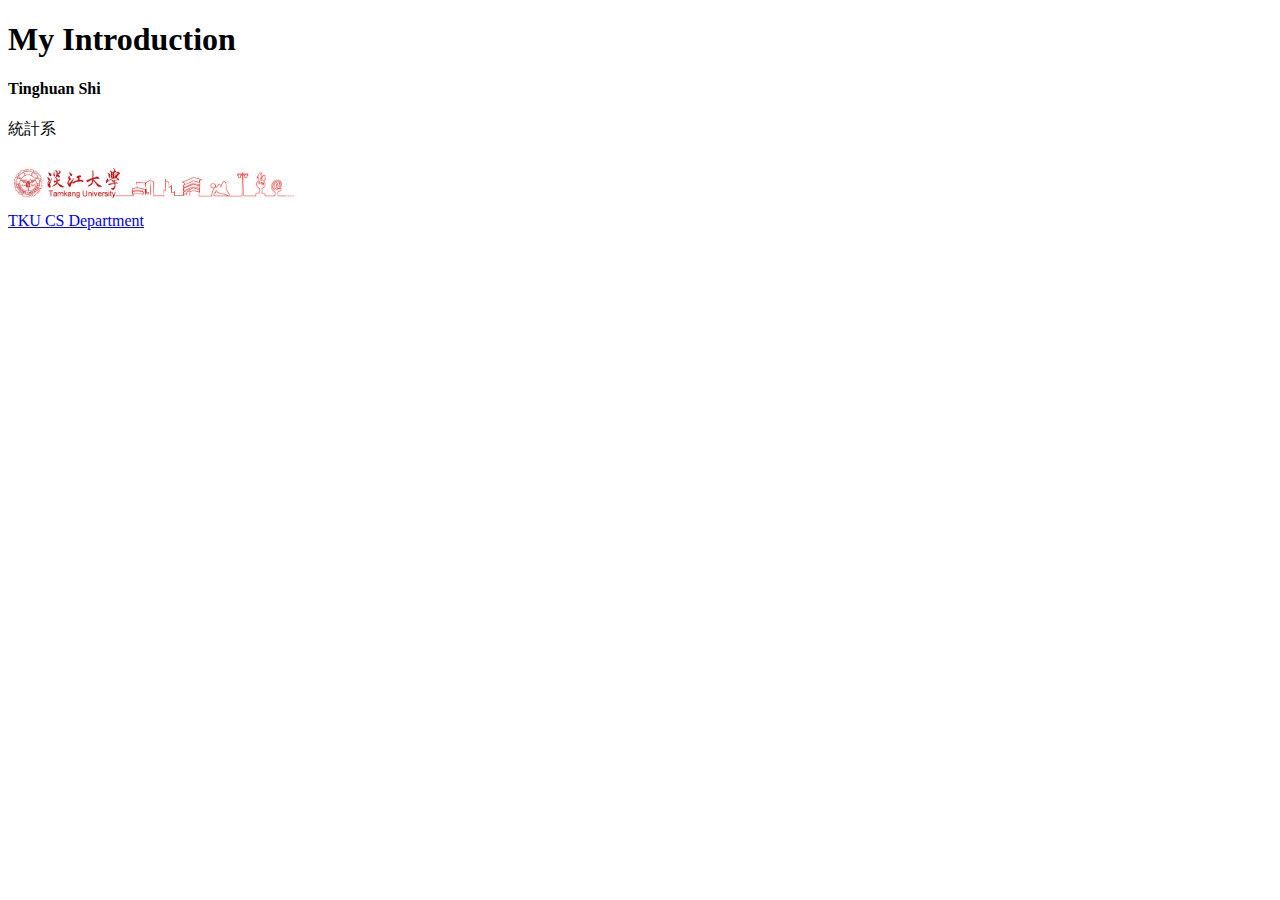
<file: w01/409657094.html>
<!DOCTYPE html>
<html lang="en">
<head>
    <meta charset="UTF-8">
    <meta name="viewport" content="width=device-width, initial-scale=1.0">
    <title>Introduction</title>
</head>
<body>
    <h1>My Introduction</h1>
    <h4>Tinghuan Shi</h4>
    <p>統計系</p>
    <img src="./tku.PNG" style="width: 300px" alt=""><br>
    <a href="http://www.stat.tku.edu.tw/">TKU CS Department</a>
<p></p>
<p></p>
</body>
</html>
</file>
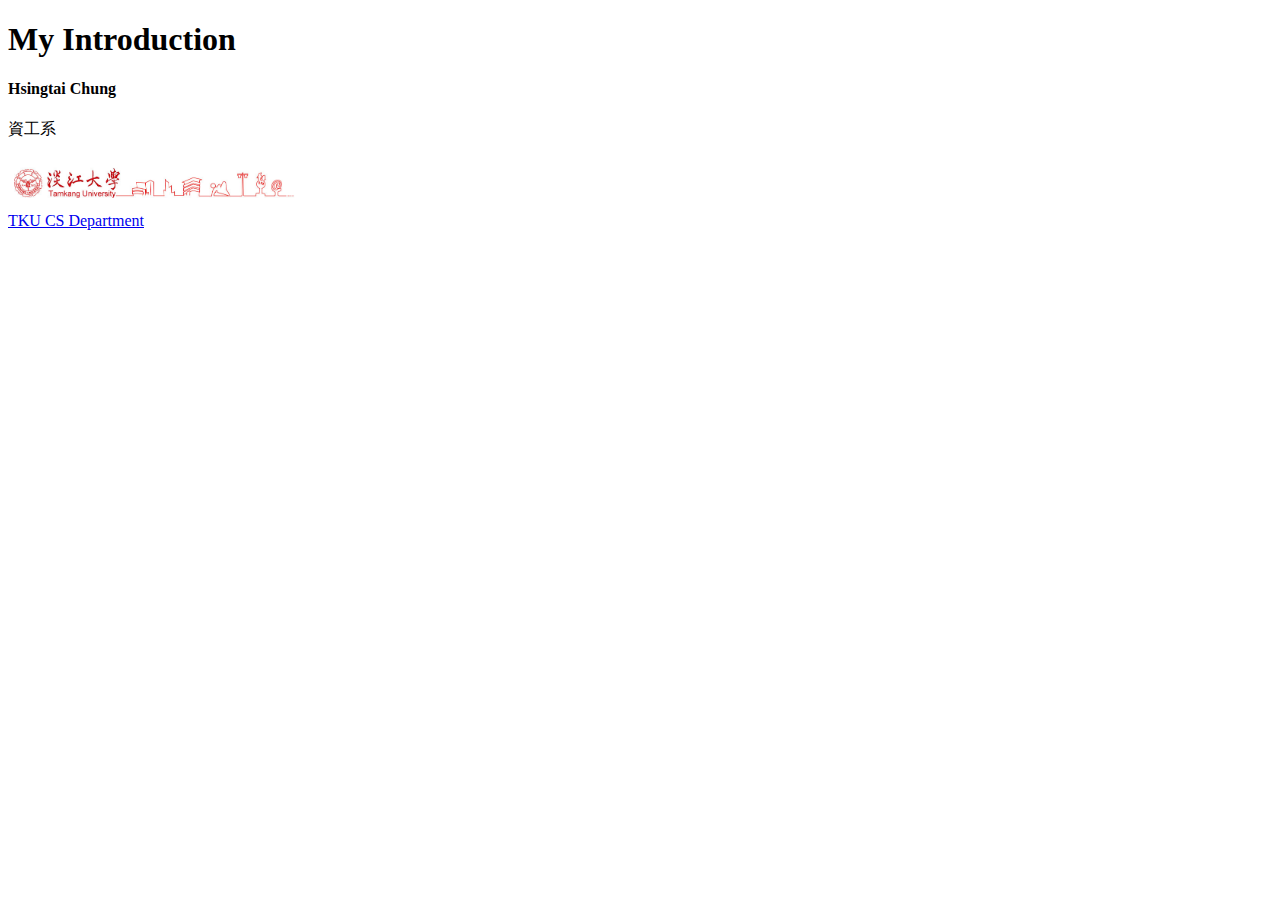
<file: w01/w01-intro-pokemon/intro.html>
<!DOCTYPE html>
<html lang="en">
<head>
    <meta charset="UTF-8">
    <meta name="viewport" content="width=device-width, initial-scale=1.0">
    <title>Introduction</title>
</head>
<body>
    <h1>My Introduction</h1>
    <h4>Hsingtai Chung</h4>
    <p>資工系</p>
    <img src="./tku.PNG" style="width: 300px" alt=""><br>
    <a href="http://www.csie.tku.edu.tw/">TKU CS Department</a>

</body>
</html>
</file>
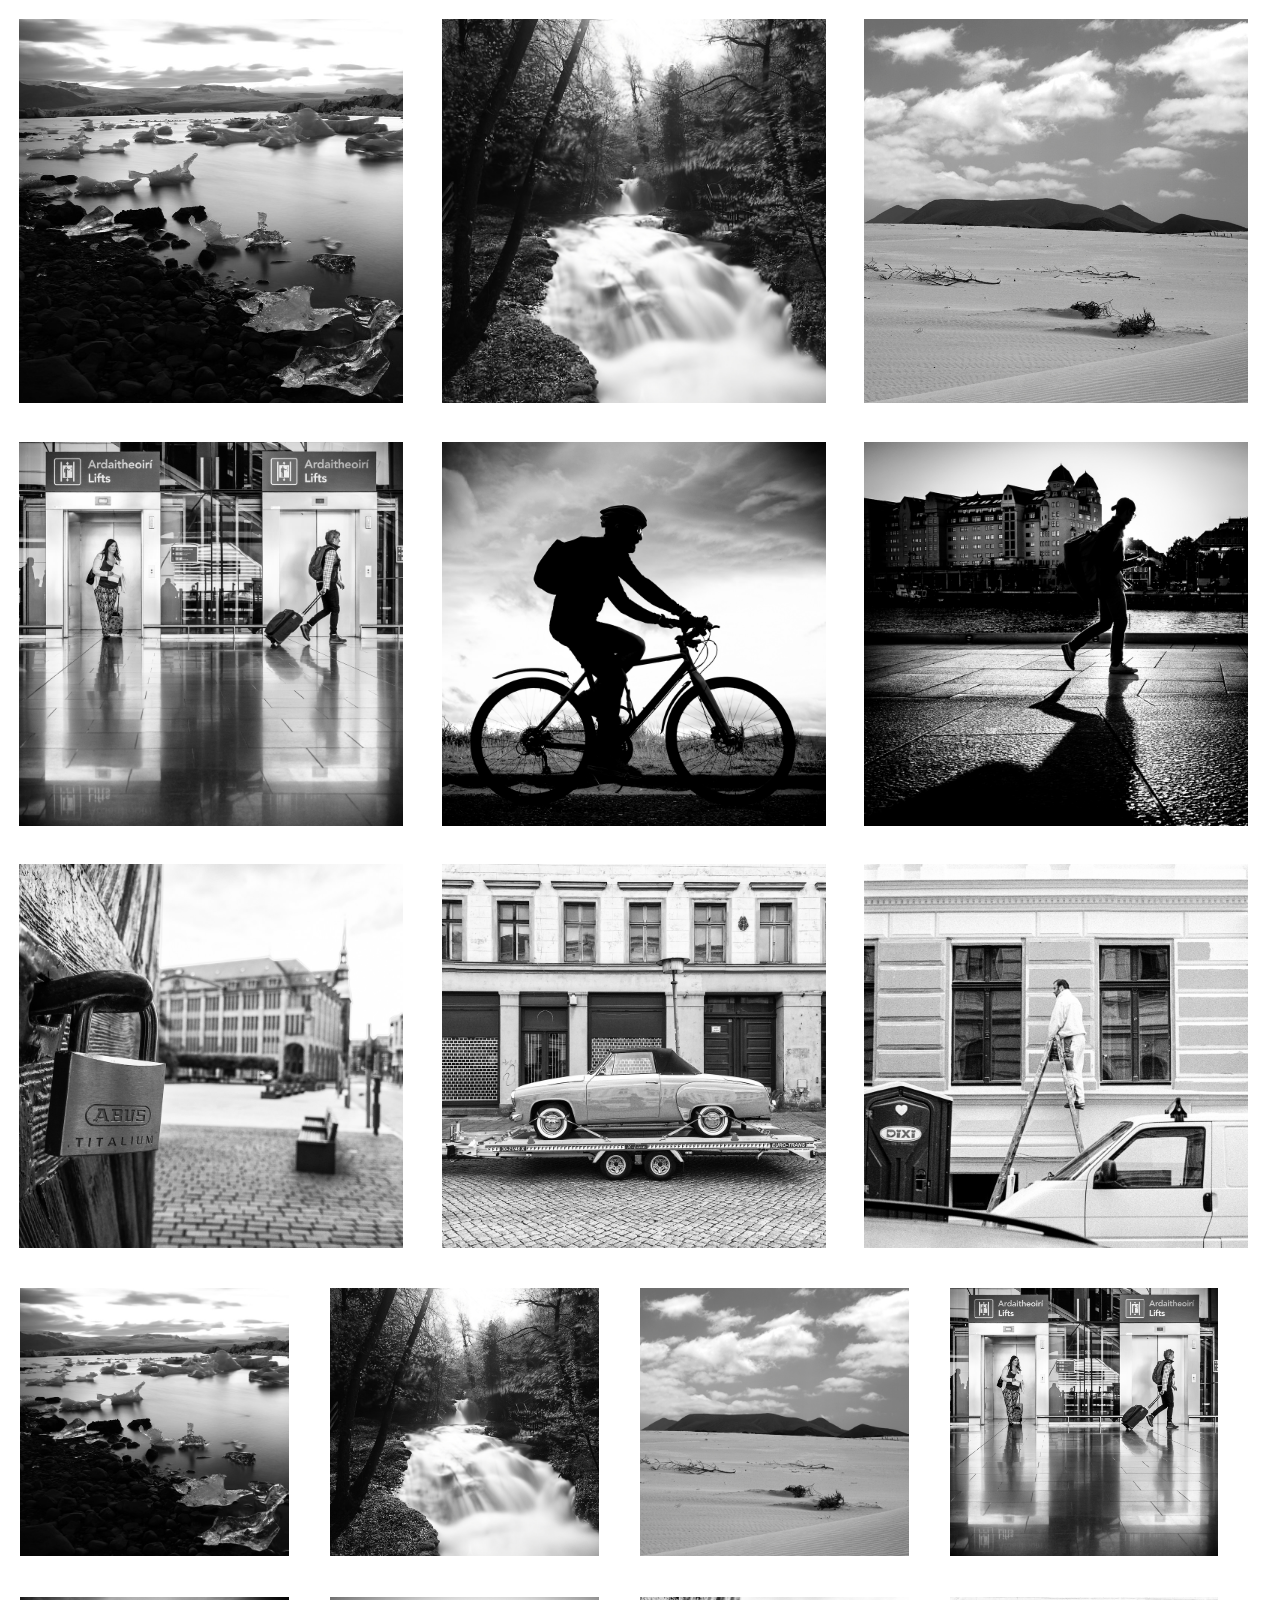
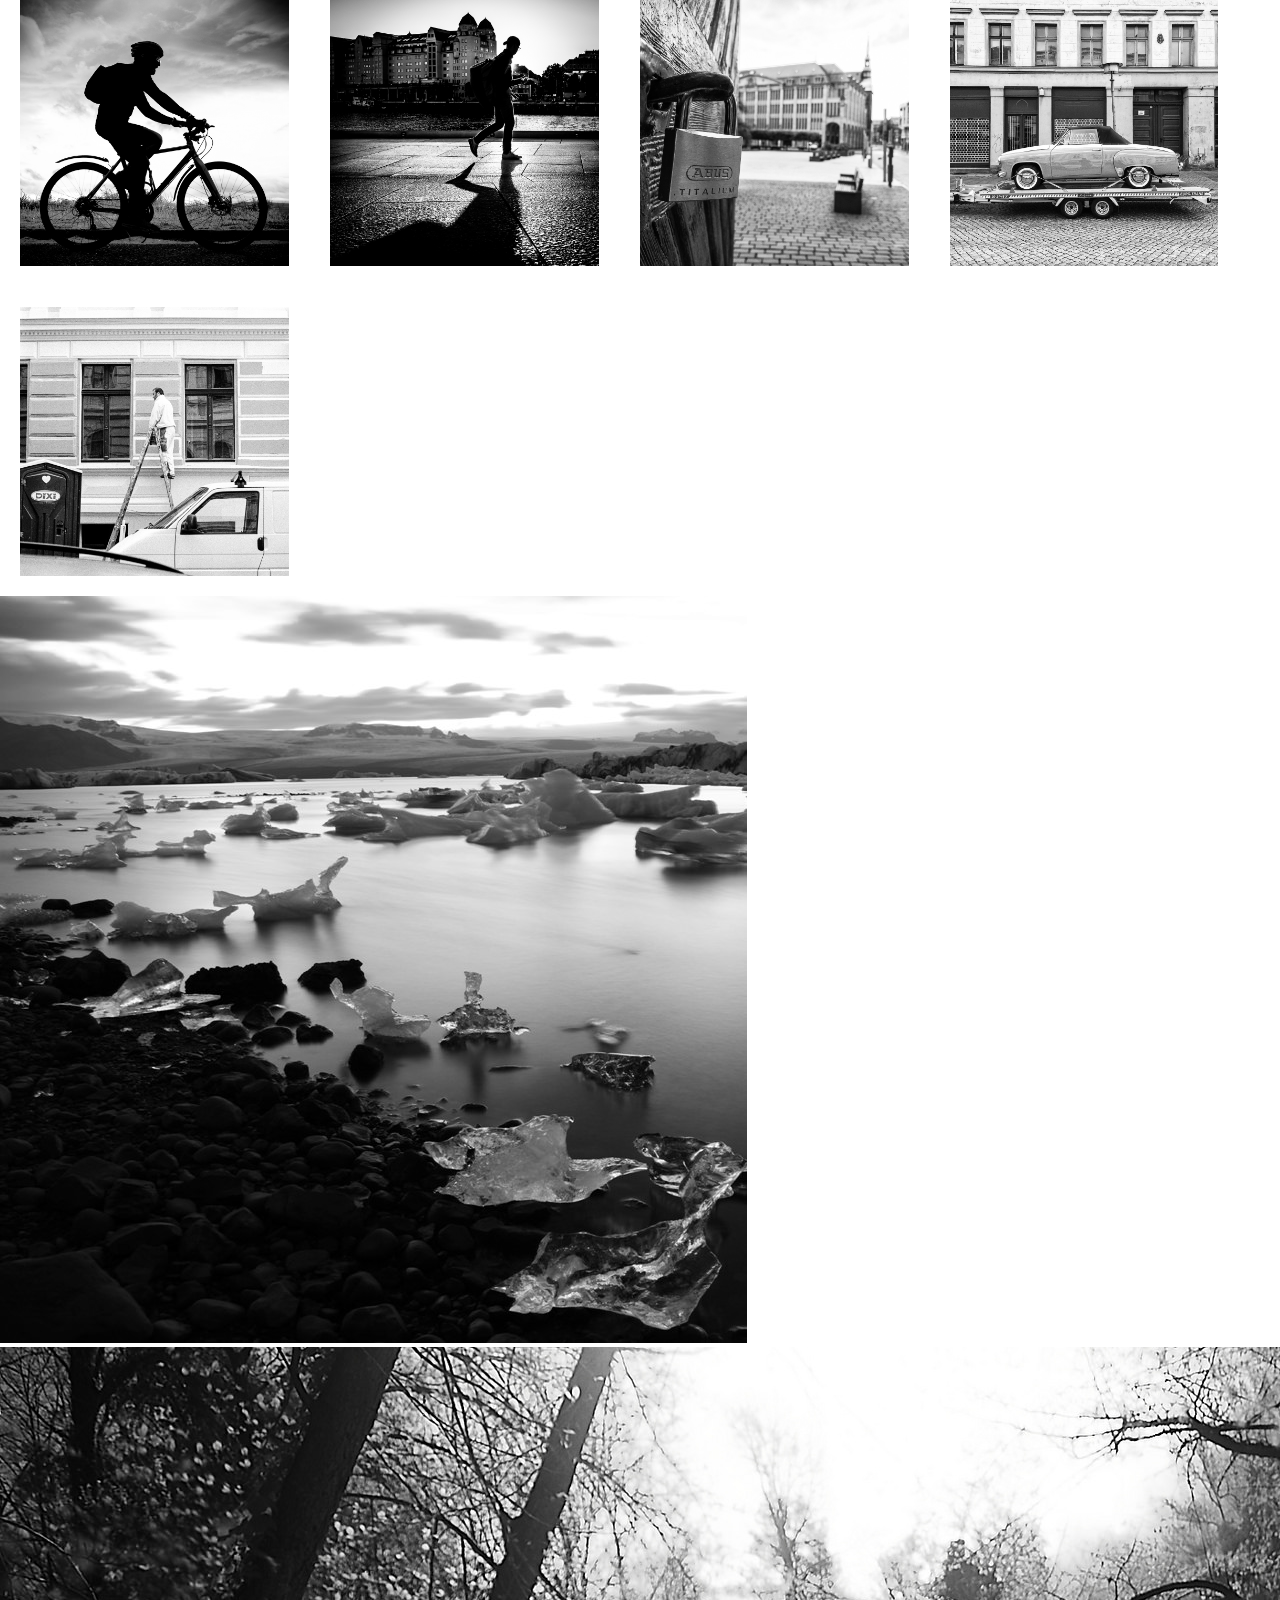
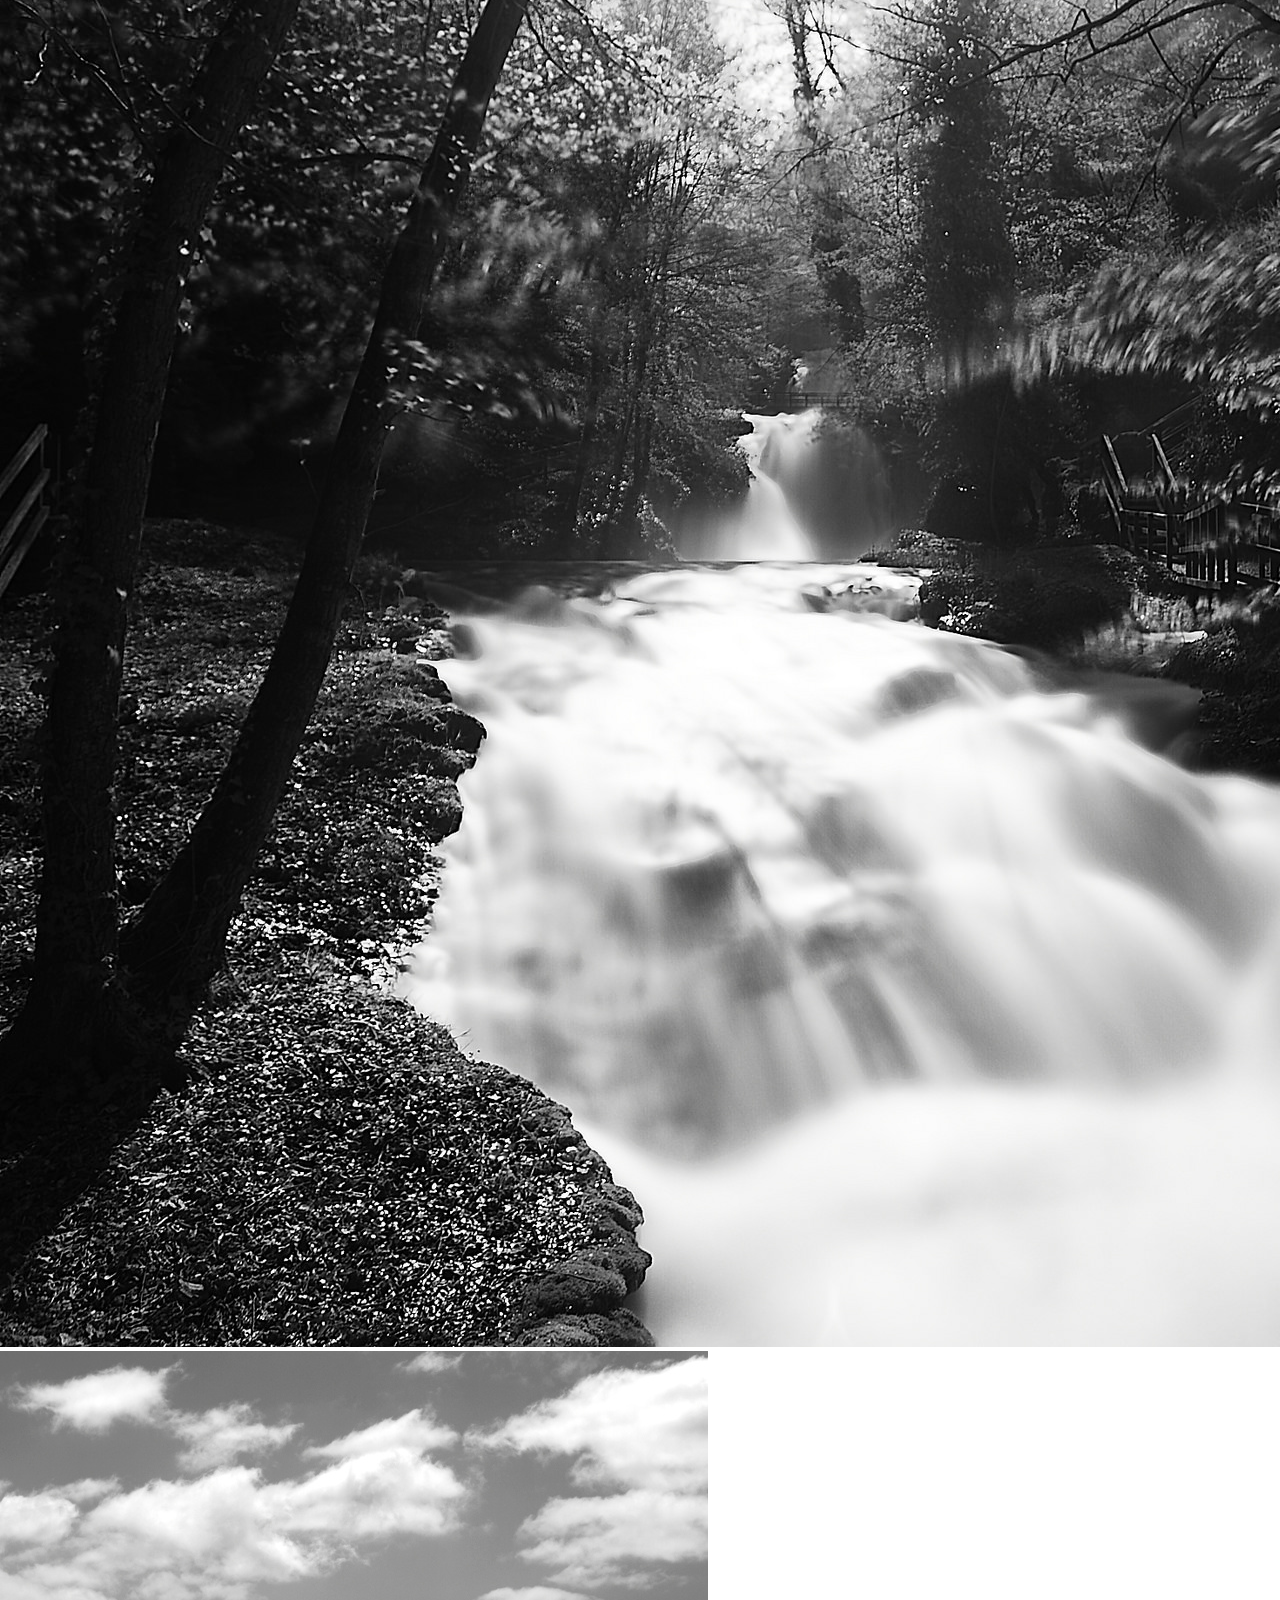
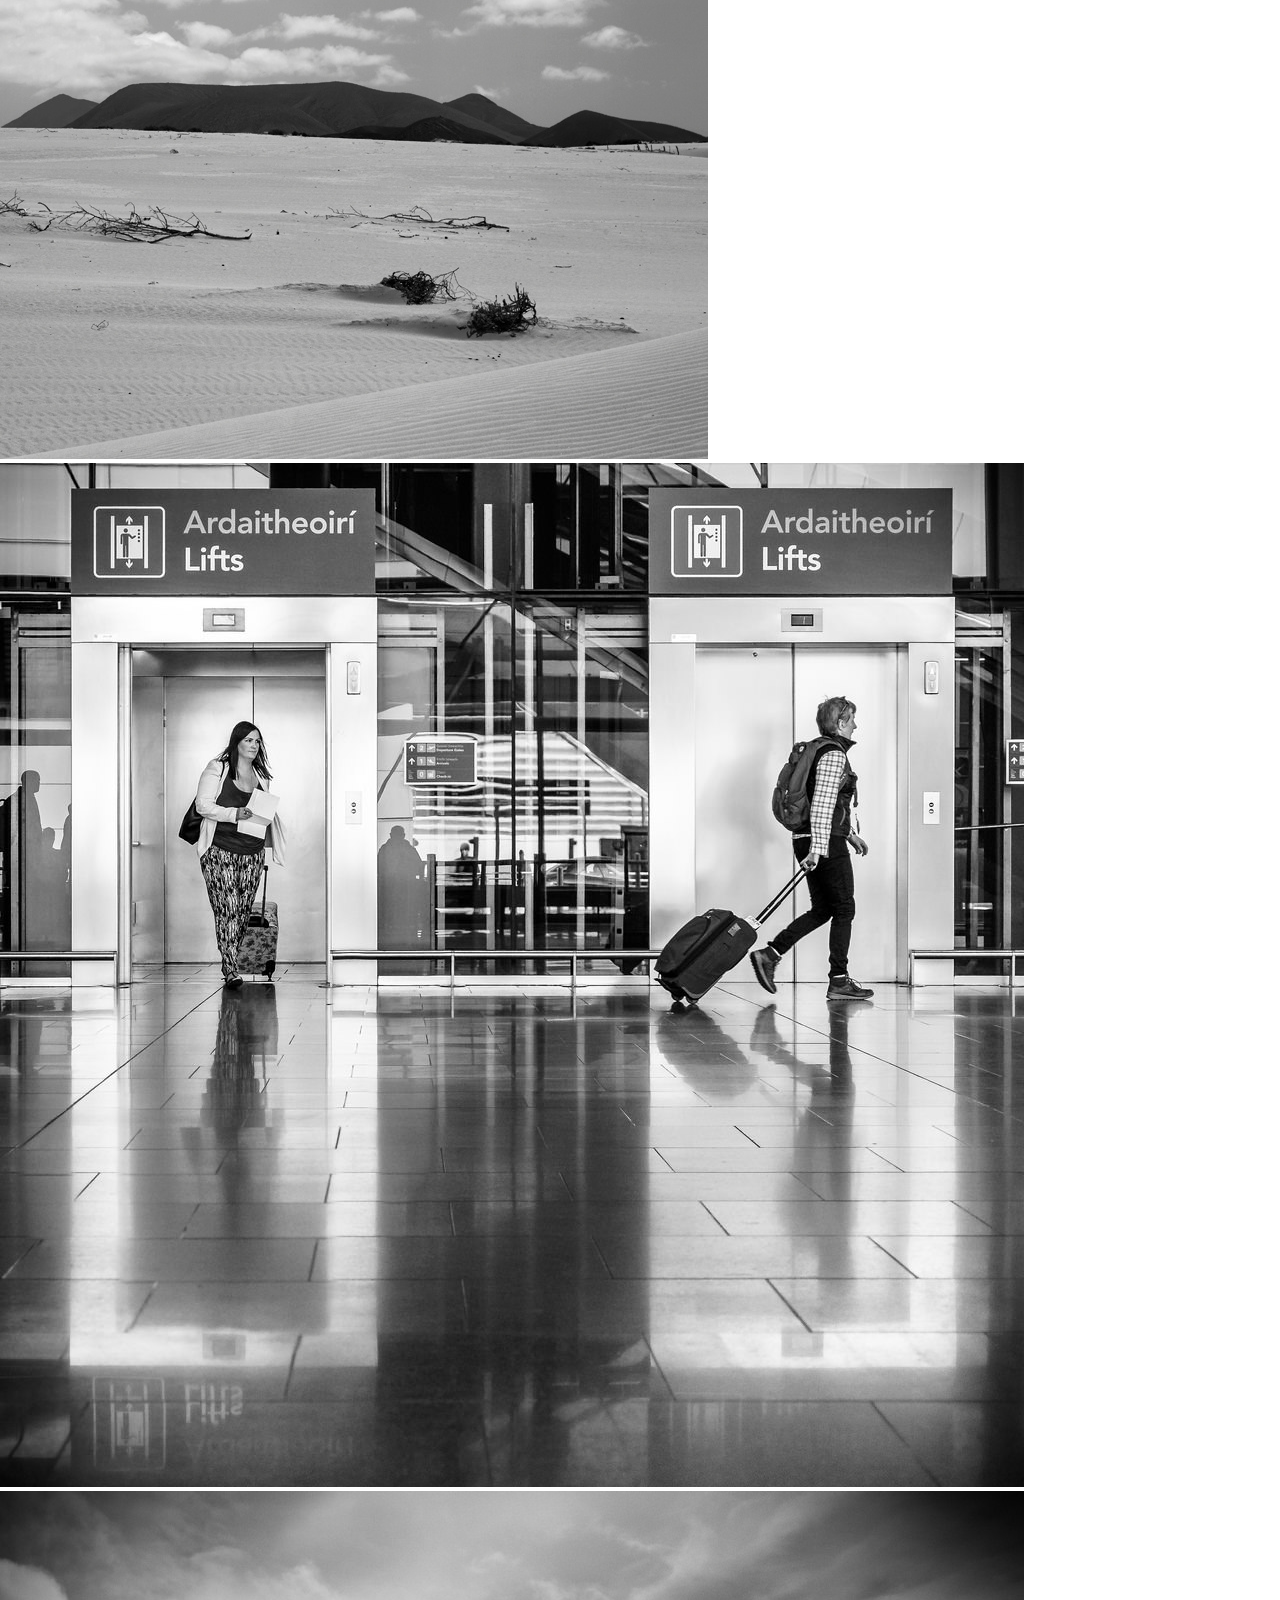
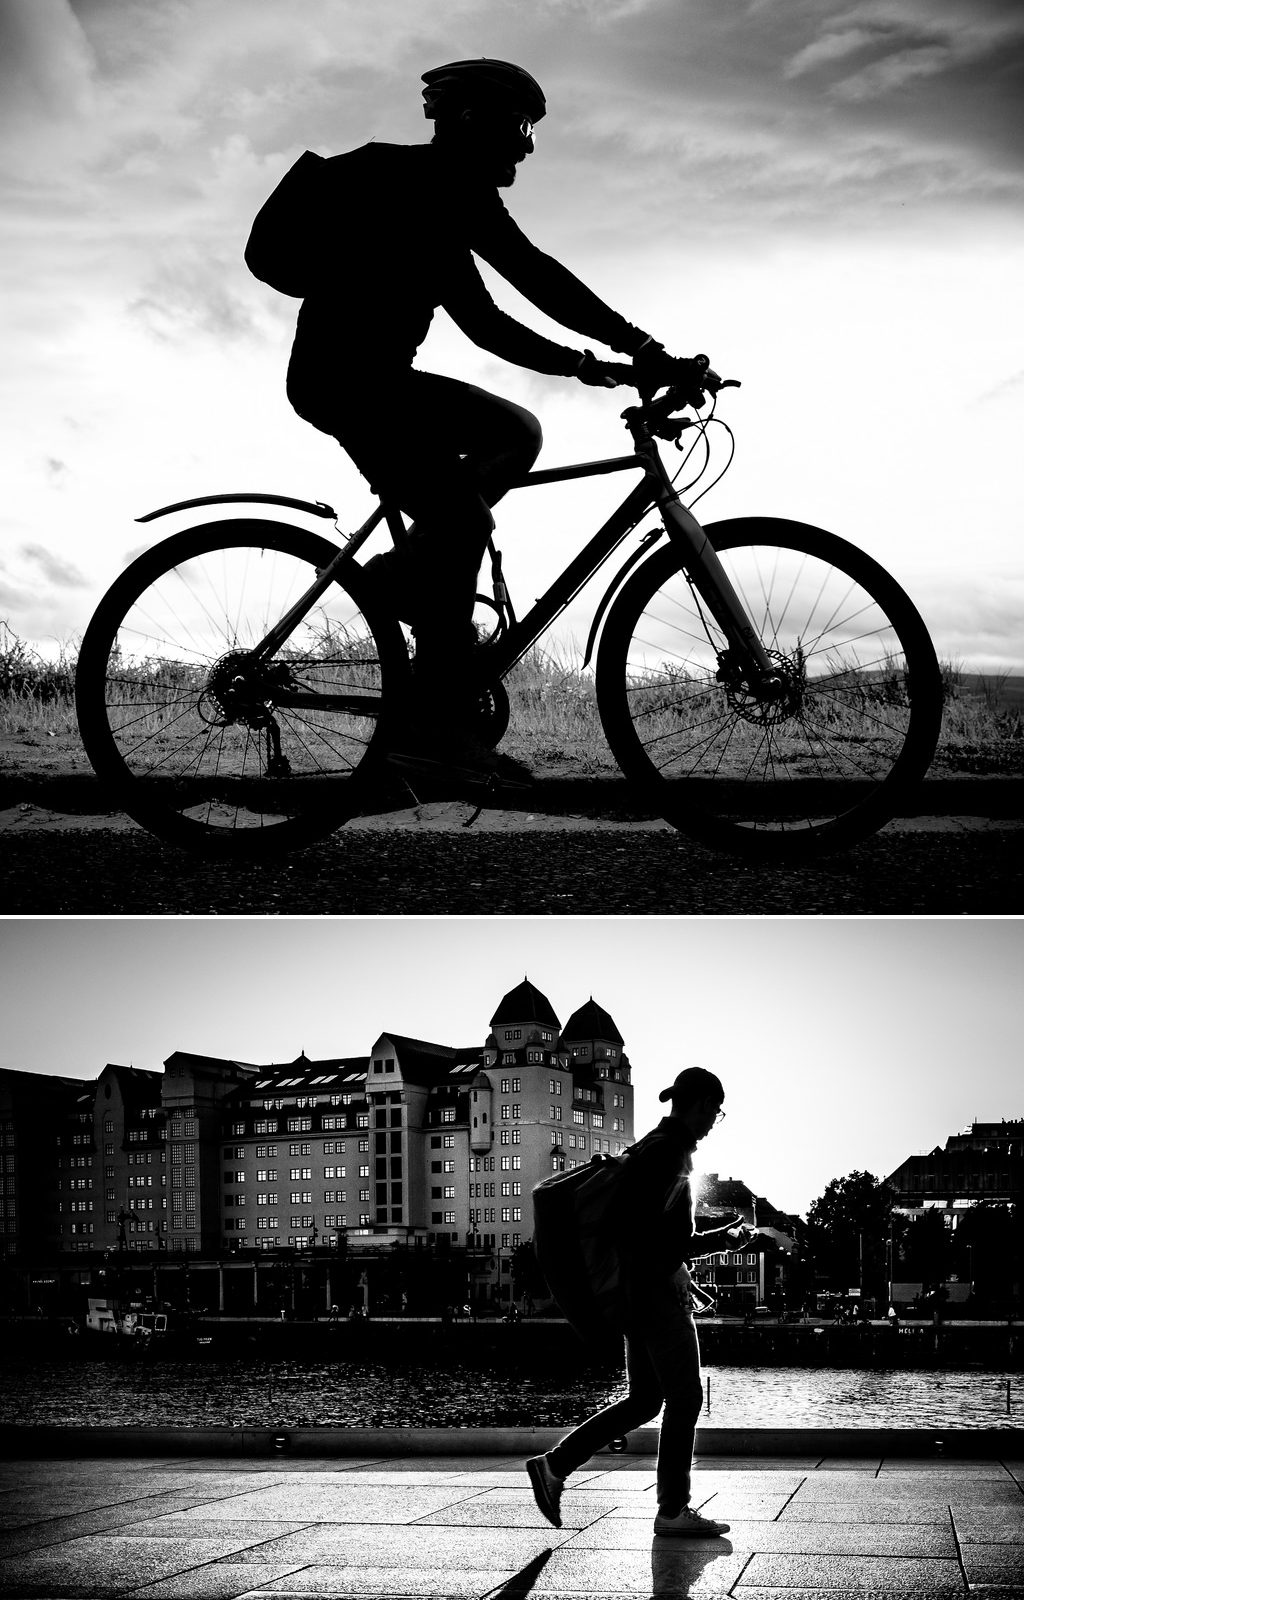
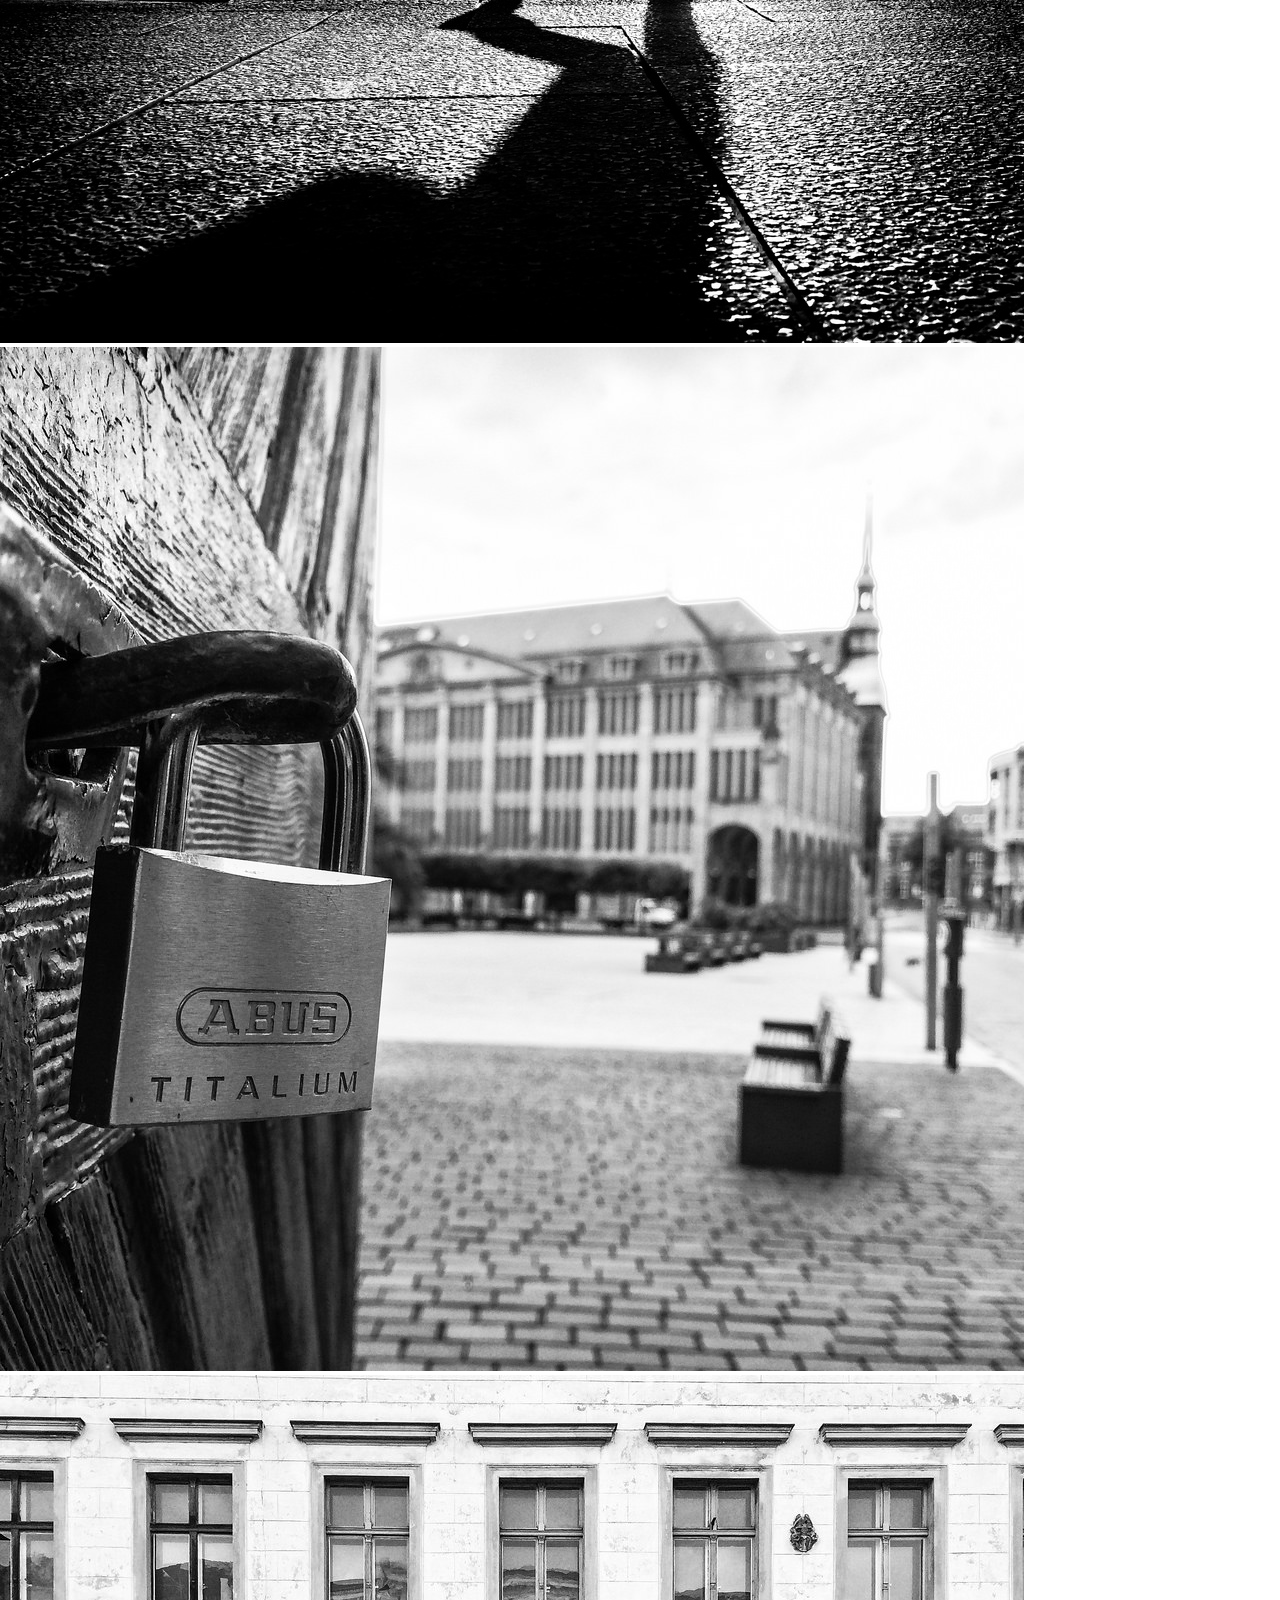
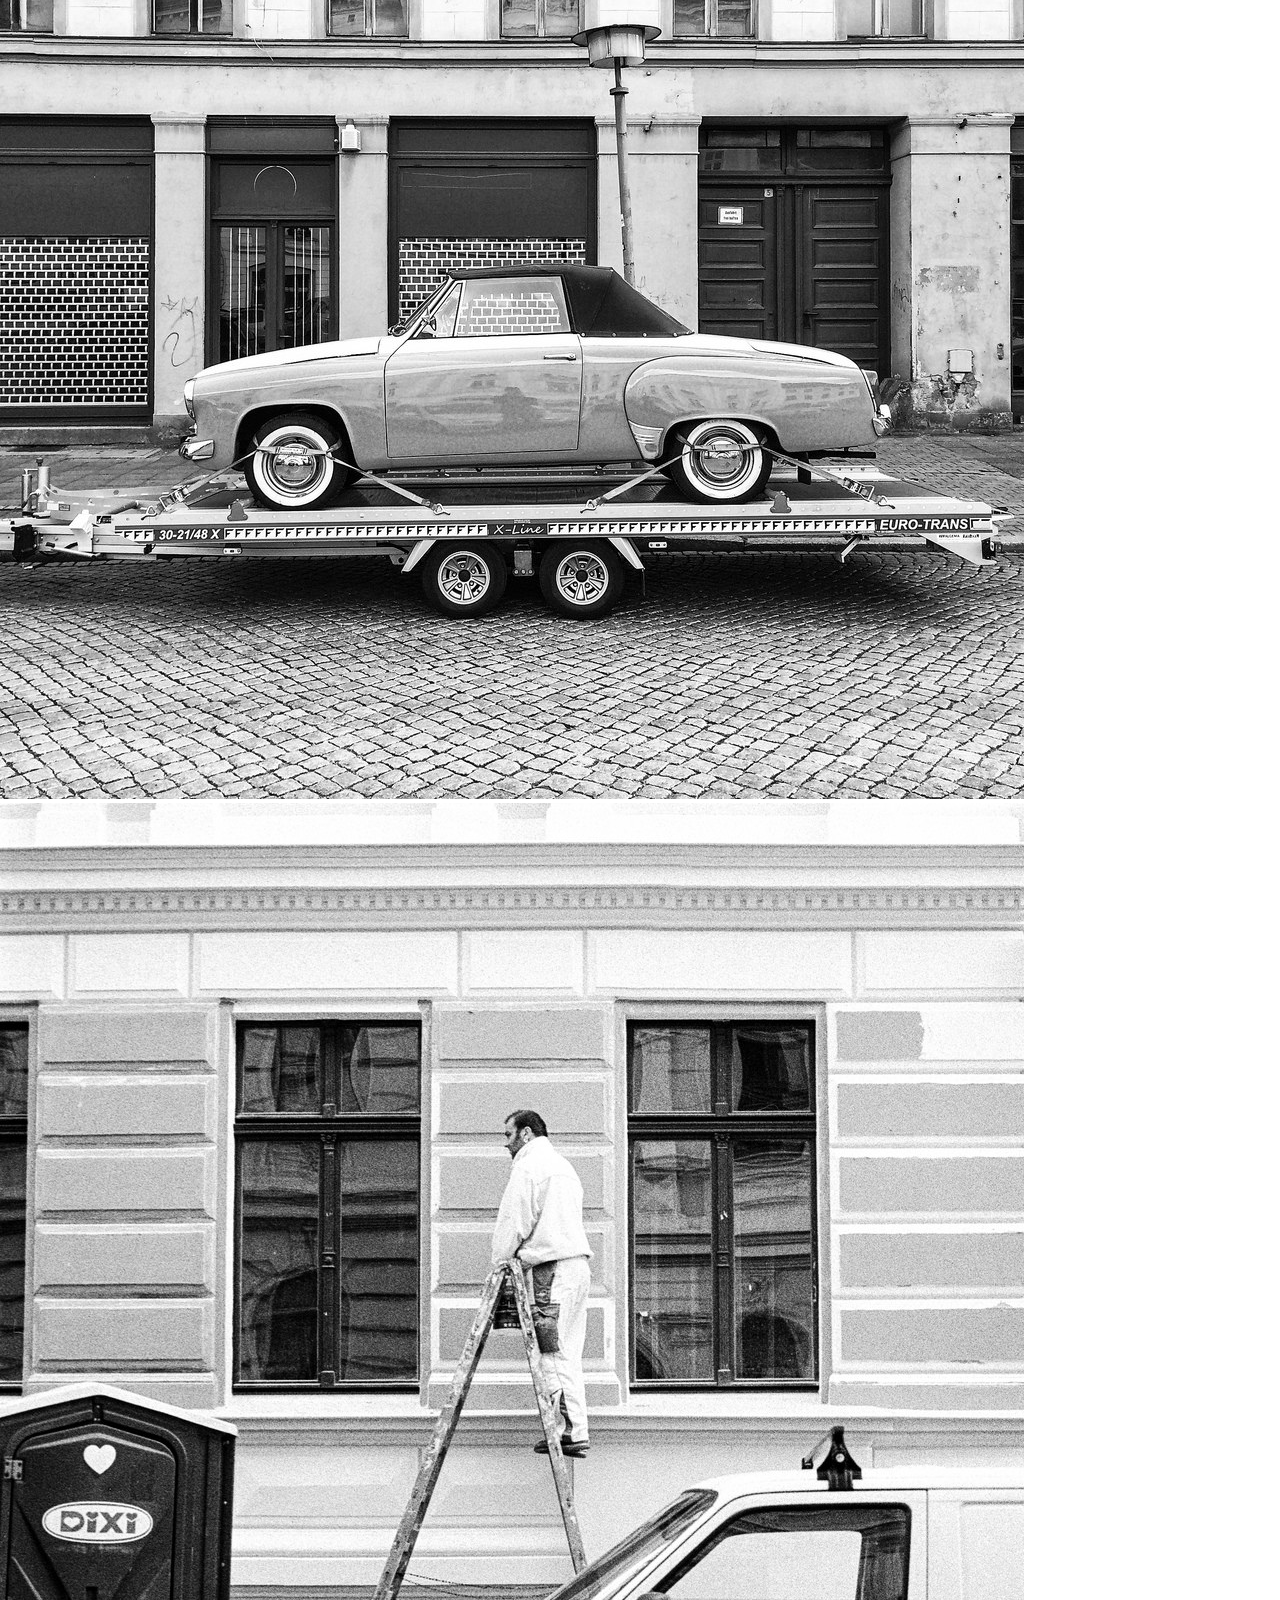
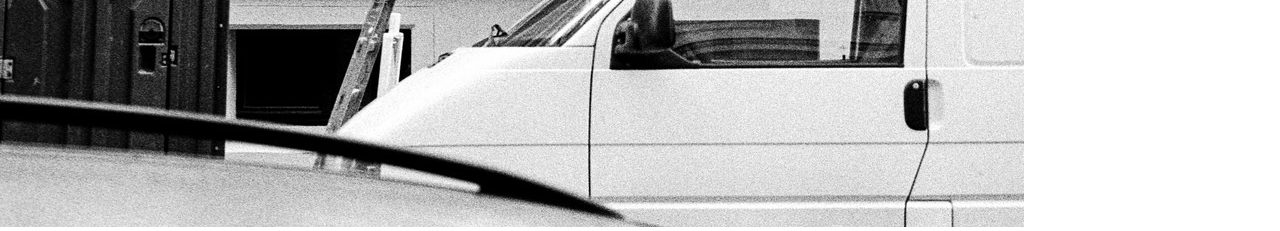
<file: w02/w02/imageGallery.html>
<!DOCTYPE html>
<html lang="en">
<head>
    <meta charset="UTF-8">
    <meta name="viewport" content="width=device-width, initial-scale=1.0">
    <title>Image Gallery</title>
    <link rel="stylesheet" href="./imageGallery.css">
</head>
<body>
    <div id="line3">
       <img src="./images/img1.jpg" alt="">
       <img src="./images/img2.jpg" alt="">
       <img src="./images/img3.jpg" alt="">
       <img src="./images/img4.jpg" alt="">
       <img src="./images/img5.jpg" alt="">
       <img src="./images/img6.jpg" alt="">
       <img src="./images/img7.jpg" alt="">
       <img src="./images/img8.jpg" alt="">
       <img src="./images/img9.jpg" alt="">
    </div>
    <div id="line4">
        <img src="./images/img1.jpg" alt="">
        <img src="./images/img2.jpg" alt="">
        <img src="./images/img3.jpg" alt="">
        <img src="./images/img4.jpg" alt="">
        <img src="./images/img5.jpg" alt="">
        <img src="./images/img6.jpg" alt="">
        <img src="./images/img7.jpg" alt="">
        <img src="./images/img8.jpg" alt="">
        <img src="./images/img9.jpg" alt="">
     </div>
     <div id="line5">
        <img src="./images/img1.jpg" alt="">
        <img src="./images/img2.jpg" alt="">
        <img src="./images/img3.jpg" alt="">
        <img src="./images/img4.jpg" alt="">
        <img src="./images/img5.jpg" alt="">
        <img src="./images/img6.jpg" alt="">
        <img src="./images/img7.jpg" alt="">
        <img src="./images/img8.jpg" alt="">
        <img src="./images/img9.jpg" alt="">
     </div>
</body>
</html>
</file>
<file: w02/w02/imageGallery.css>
* {
  margin: 0;
  padding: 0;
  box-sizing: border-box;
}

#line3,
#line4 {
  display: flex;
  flex-wrap: wrap;
}

#line3 img {
  width: 30%;
  margin: 1.5%;
}

#line4 img {
  width: 21%;
  margin: 1.6%;
}
</file>
